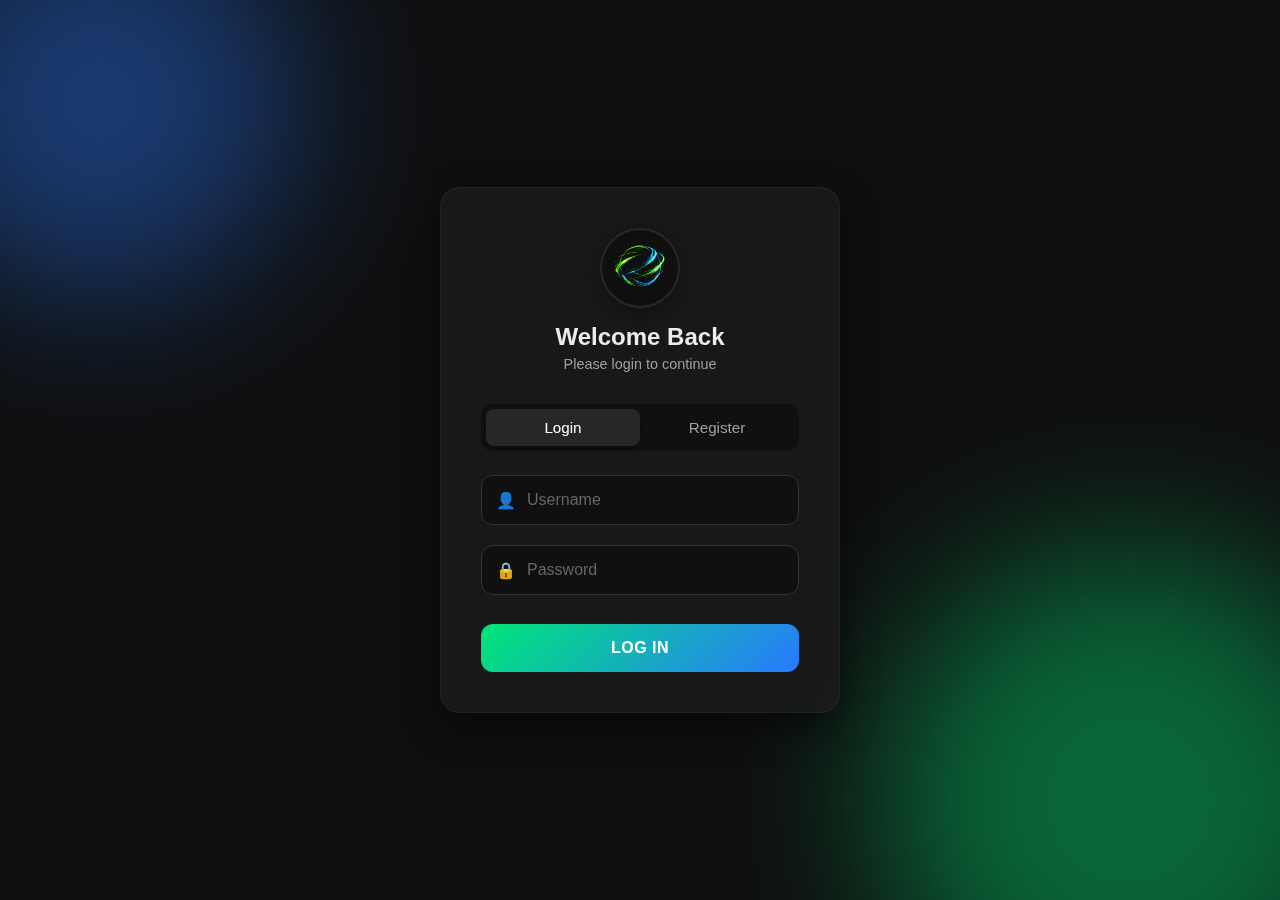
<file: static/login.html>
<!DOCTYPE html>
<html lang="en">
<head>
    <meta charset="UTF-8">
    <meta name="viewport" content="width=device-width, initial-scale=1.0">
    <title>Login - AI Chat</title>
    <link rel="stylesheet" href="css/globals.css">
    <link rel="stylesheet" href="css/auth.css?v=4">
</head>
<body>
    <div class="auth-container">
        <!-- Background Shapes -->
        <div class="bg-shape shape-1"></div>
        <div class="bg-shape shape-2"></div>

        <div class="auth-box">
            <div class="auth-header">
                <div class="logo-circle">
                    <!-- لوگو جایگزین متن شد -->
                    <img src="images/6.png" alt="Logo">
                </div>
                <h2>Welcome Back</h2>
                <p>Please login to continue</p>
            </div>

            <div class="auth-tabs">
                <button class="toggle-btn active" data-target="login">Login</button>
                <button class="toggle-btn" data-target="register">Register</button>
            </div>
            
            <form id="login-form" class="auth-form">
                <div class="input-group">
                    <span class="input-icon">👤</span>
                    <input type="text" name="username" placeholder="Username" required autocomplete="username">
                </div>
                <div class="input-group">
                    <span class="input-icon">🔒</span>
                    <input type="password" name="password" placeholder="Password" required autocomplete="current-password">
                </div>
                <button type="submit" class="submit-btn">Log In</button>
            </form>

            <form id="register-form" class="auth-form" style="display: none;">
                <div class="input-group">
                    <span class="input-icon">👤</span>
                    <input type="text" name="username" placeholder="Choose Username" required autocomplete="username">
                </div>
                <div class="input-group">
                    <span class="input-icon">🔒</span>
                    <input type="password" name="password" placeholder="Choose Password" required autocomplete="new-password">
                </div>
                <button type="submit" class="submit-btn">Create Account</button>
            </form>
        </div>
    </div>
    <script src="js/config.js"></script>
    <script src="js/api.js"></script>
    <script src="js/auth.js"></script>
</body>
</html>
</file>
<file: static/css/globals.css>
:root {
    /* Theme Colors: Blue & Green on Dark Mode */
    --bg-color: #0f0f0f; /* Deep background */
    --sidebar-bg: #0a0a0a;
    --input-bg: #1a1a1a;
    --text-primary: #ececec;
    --text-secondary: #a0a0a0;

    /* Accent Colors */
    --accent-green: #00e676; /* Vibrant Green */
    --accent-blue: #2979ff; /* Vibrant Blue */
    --accent-gradient: linear-gradient(135deg, var(--accent-green), var(--accent-blue));

    /* Message Bubbles */
    --user-msg-bg: linear-gradient(135deg, rgba(41, 121, 255, 0.15), rgba(0, 230, 118, 0.1));
    --user-msg-border: rgba(41, 121, 255, 0.3);
    --bot-msg-bg: transparent;

    --border-color: #222;
}

* {
    box-sizing: border-box;
    margin: 0;
    padding: 0;
    font-family: -apple-system, BlinkMacSystemFont, "Segoe UI", Roboto, "Helvetica Neue", sans-serif;
}

body {
    background-color: var(--bg-color);
    color: var(--text-primary);
    height: 100vh;
    overflow: hidden;
}

a { 
    color: var(--accent-blue); 
    text-decoration: none; 
    transition: color 0.2s;
}

a:hover {
    color: var(--accent-green);
}
</file>
<file: static/css/auth.css>
.auth-container {
    display: flex;
    justify-content: center;
    align-items: center;
    height: 100vh;
    position: relative;
    overflow: hidden;
    background-color: var(--bg-color);
}

/* Modern Background Shapes */
.bg-shape {
    position: absolute;
    border-radius: 50%;
    filter: blur(80px);
    opacity: 0.4;
    z-index: 0;
}

.shape-1 {
    width: 400px;
    height: 400px;
    background: var(--accent-blue);
    top: -100px;
    left: -100px;
    animation: float 8s infinite ease-in-out;
}

.shape-2 {
    width: 500px;
    height: 500px;
    background: var(--accent-green);
    bottom: -150px;
    right: -100px;
    animation: float 10s infinite ease-in-out reverse;
}

@keyframes float {
    0%, 100% { transform: translate(0, 0); }
    50% { transform: translate(30px, 30px); }
}

/* Glassmorphism Card */
.auth-box {
    background: rgba(26, 26, 26, 0.8);
    backdrop-filter: blur(20px);
    padding: 2.5rem;
    border-radius: 20px;
    width: 100%;
    max-width: 400px;
    box-shadow: 0 15px 35px rgba(0,0,0,0.5);
    border: 1px solid rgba(255, 255, 255, 0.05);
    z-index: 1;
    position: relative;
}

.auth-header {
    text-align: center;
    margin-bottom: 2rem;
}

.logo-circle {
    width: 80px; /* کمی بزرگتر شد */
    height: 80px;
    border-radius: 50%;
    background: var(--bg-color); /* پس‌زمینه برای لوگو */
    display: flex;
    align-items: center;
    justify-content: center;
    margin: 0 auto 15px;
    box-shadow: 0 5px 15px rgba(0, 0, 0, 0.3);
    border: 2px solid rgba(255, 255, 255, 0.1);
    overflow: hidden; /* برای اینکه لوگو بیرون نزند */
}

/* استایل عکس لوگو */
.logo-circle img {
    width: 100%;
    height: 100%;
    object-fit: cover; /* لوگو کل دایره را پر کند */
}

.auth-header h2 {
    color: var(--text-primary);
    margin-bottom: 5px;
    font-weight: 600;
}

.auth-header p {
    color: var(--text-secondary);
    font-size: 0.9rem;
}

.auth-tabs {
    display: flex;
    margin-bottom: 1.5rem;
    background: rgba(0, 0, 0, 0.3);
    padding: 5px;
    border-radius: 12px;
}

.toggle-btn {
    flex: 1;
    padding: 10px;
    background: transparent;
    border: none;
    color: var(--text-secondary);
    cursor: pointer;
    font-size: 0.95rem;
    border-radius: 8px;
    transition: all 0.3s ease;
    font-weight: 500;
}

.toggle-btn.active {
    color: white;
    background: rgba(255, 255, 255, 0.1);
    box-shadow: 0 2px 5px rgba(0,0,0,0.2);
}

.auth-form {
    display: flex;
    flex-direction: column;
    gap: 1.2rem;
}

.input-group {
    position: relative;
}

.input-icon {
    position: absolute;
    left: 15px;
    top: 50%;
    transform: translateY(-50%);
    color: var(--text-secondary);
    font-size: 1rem;
}

.auth-form input {
    width: 100%;
    padding: 15px 15px 15px 45px; /* Space for icon */
    border-radius: 12px;
    border: 1px solid #333;
    background: rgba(0, 0, 0, 0.3);
    color: white;
    transition: all 0.3s ease;
    font-size: 1rem;
}

.auth-form input::placeholder {
    color: #666;
}

.auth-form input:focus {
    outline: none;
    border-color: var(--accent-blue);
    background: rgba(0, 0, 0, 0.5);
    box-shadow: 0 0 0 3px rgba(41, 121, 255, 0.1);
}

.submit-btn {
    padding: 15px;
    background: var(--accent-gradient);
    border: none;
    border-radius: 12px;
    color: white;
    cursor: pointer;
    font-weight: bold;
    font-size: 1rem;
    margin-top: 10px;
    transition: transform 0.2s, box-shadow 0.2s;
    text-transform: uppercase;
    letter-spacing: 0.5px;
}

.submit-btn:hover {
    transform: translateY(-2px);
    box-shadow: 0 5px 20px rgba(41, 121, 255, 0.3);
}

.submit-btn:active {
    transform: translateY(0);
}
</file>
